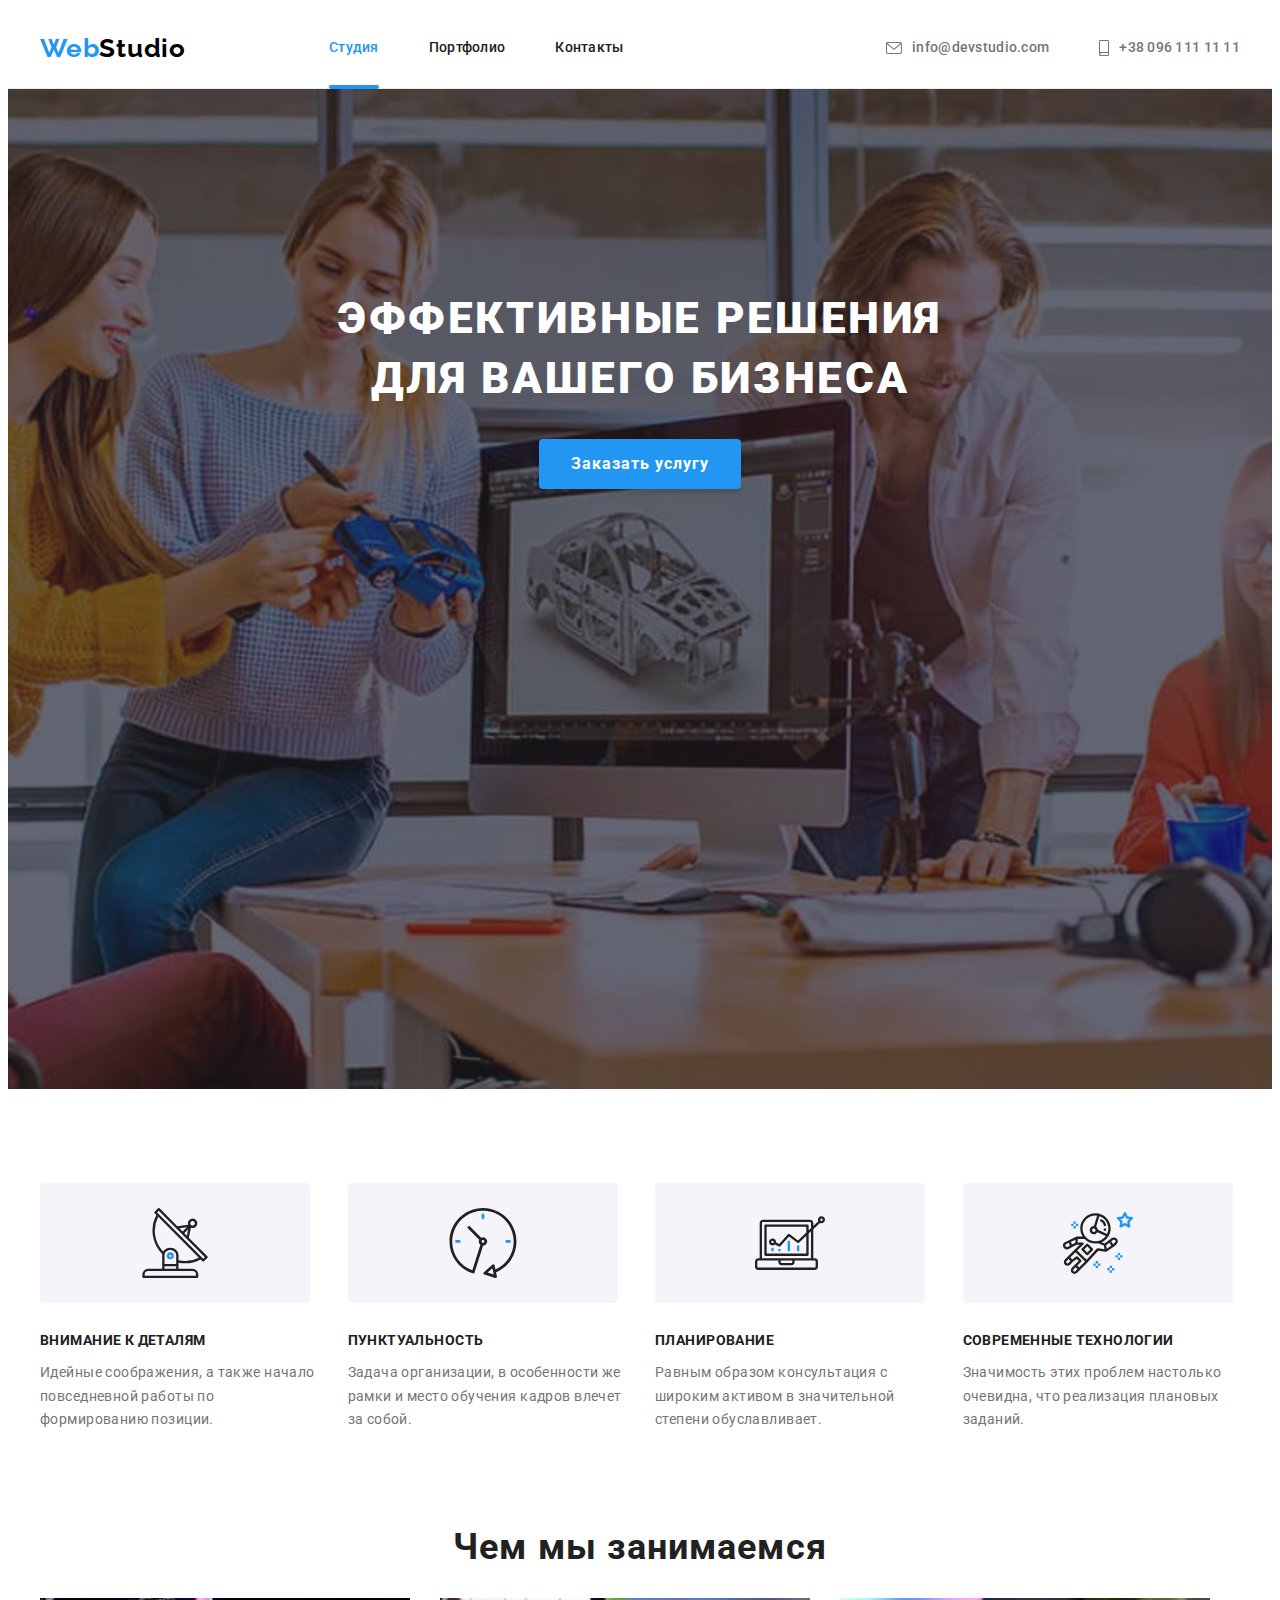
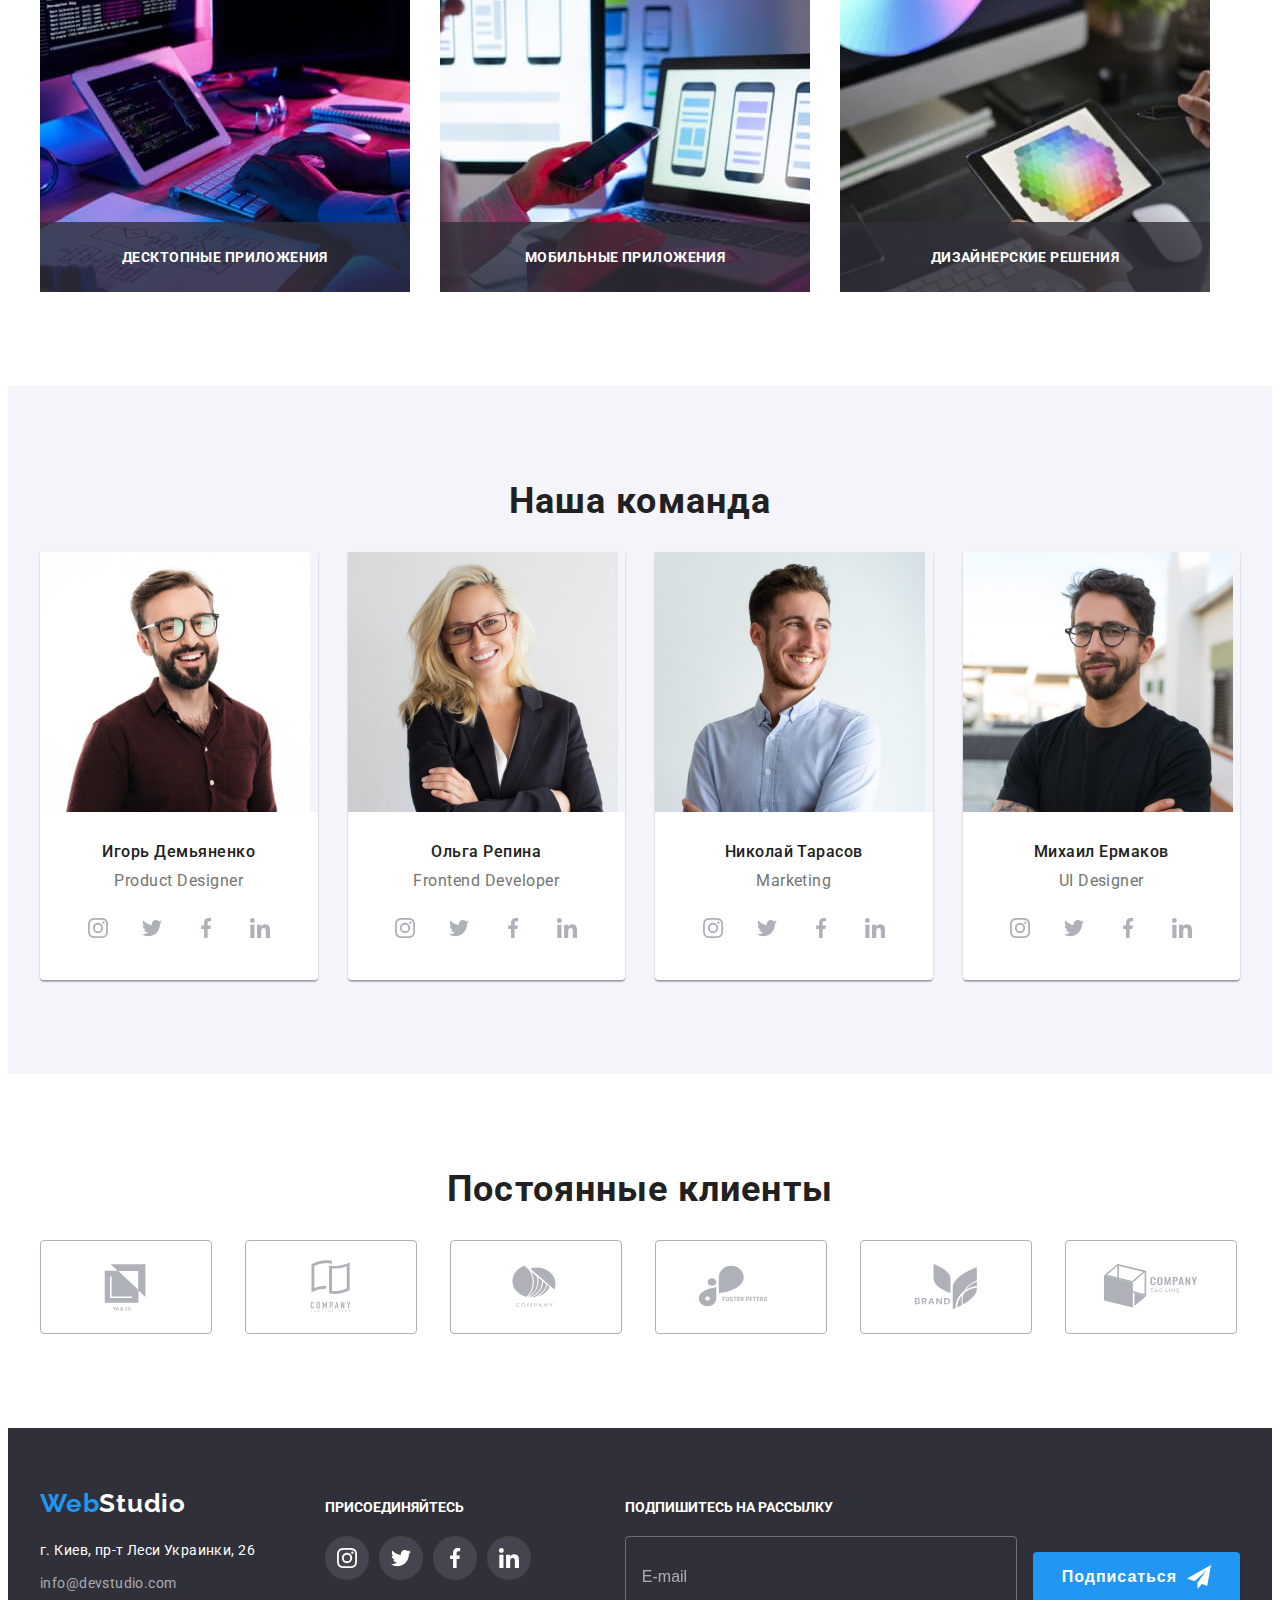
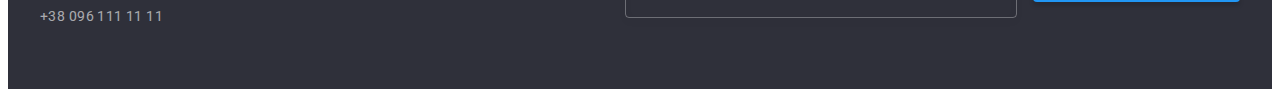
<file: index.html>
<!DOCTYPE html>
<html lang="ru">
    <head>
     <meta charset="UTF-8">
     <meta http-equiv="X-UA-Compatible" content="IE=edge">
     <meta name="viewport" content="width=device-width, initial-scale=1.0">
    <link rel="preconnect" href="https://fonts.googleapis.com">
    <link rel="preconnect" href="https://fonts.gstatic.com" crossorigin>
    <link href="https://fonts.googleapis.com/css2?family=Raleway:wght@700&family=Roboto:wght@400;500;700;900&display=swap"
        rel="stylesheet">
    <link rel="stylesheet" href="https://cdnjs.cloudflare.com/ajax/libs/modern-normalize/1.1.0/modern-normalize.min.css"
        integrity="sha512-wpPYUAdjBVSE4KJnH1VR1HeZfpl1ub8YT/NKx4PuQ5NmX2tKuGu6U/JRp5y+Y8XG2tV+wKQpNHVUX03MfMFn9Q=="
        crossorigin="anonymous" referrerpolicy="no-referrer" />
        <link rel="stylesheet" href="./css/main.min.css"/>     
        <title>WebStudio</title>
    </head>
    <body>
     <!--Header-->
      <header class="header">
        <div class="container header__container">
          <a class="header__logo link" href="" >
            <span class="header__logo-web">Web</span><span class="header__logo-studio">Studio</span>
          </a>
         <nav class="nav">
             <ul class="nav__list list">
                 <li class="nav__item">
                     <a class="nav__link nav__link--current link" href="./index.html">Студия</a>
                 </li>
                 <li class="nav__item">
                     <a class="nav__link link" href="./portfolio.html">Портфолио</a>
                 </li>
                 <li class="nav__item">
                     <a class="nav__link link" href="">Контакты</a>
                 </li>
             </ul>
         </nav>
         <ul class="header__contact list">
            <li class="header__contact-item"> 
                <a class="header__contact-link  link" href="mailto:info@devstudio.com">
                    <svg class="header__contact-icon" width="16" height="12" >
                        <use href="./images/icons.svg#envelope"></use>
                    </svg>
                    info@devstudio.com</a>
            </li> 
            <li class="header-contact-item">
                <a class="header__contact-link link  " href="tel:+380961111111">
                    <svg class="header__contact-icon" width="10" height="16">
                        <use href="./images/icons.svg#smartphone"></use>
                    </svg>
                     +38 096 111 11 11</a></li>
         </ul>  
        </div>    
      </header>
      <!--Main-->
      <!--"Заказать услугу"-->
      <main>
        <section class="hero overlay">
          <div class="container ">
            <h1 class="hero__title"> Эффективные решения для вашего бизнеса </h1>
            <button class="hero__btn" type="button" data-modal-open>Заказать услугу</button>
          </div>
            
        </section>
        <!--Преимущества-->
        <section class="benefits">
            <div class="container">
            <ul class="benefits__list card-set list">
                <li class="card-set__item">
                    <div class="benefits__wrapper">
                        <svg class="benefits__icon" width="70" height="70">
                            <use href="./images/icons.svg#antenna"></use>
                        </svg>
                    </div>
                    <h2 class="benefits__title">Внимание к деталям</h2>
                    <p class="benefits__desc">Идейные соображения, а также начало повседневной работы по формированию позиции.</p>
                </li> 
                <li class="card-set__item">
                    <div class="benefits__wrapper">
                        <svg class="benefits__icon"width="70" height="70">
                            <use href="./images/icons.svg#clock"></use>
                        </svg>
                    </div>
                    <h2 class="benefits__title">Пунктуальность</h2>
                    <p class="benefits__desc">Задача организации, в особенности же рамки и место обучения кадров влечет за собой.</p>
                </li>
                <li class="card-set__item">
                    <div class="benefits__wrapper">
                        <svg class="benefits__icon" width="70" height="70">
                            <use href="./images/icons.svg#diagram"></use>
                        </svg>
                    </div>
                    <h2 class="benefits__title">Планирование</h2>
                    <p class="benefits__desc">Равным образом консультация с широким активом в значительной степени обуславливает.</p>
                </li>
                <li class="card-set__item">
                    <div class="benefits__wrapper">
                        <svg class="benefits__icon" width="70" height="70">
                            <use href="./images/icons.svg#astronaut"></use>
                        </svg>
                    </div>
                    <h2 class="benefits__title">Современные технологии</h2>
                    <p class="benefits__desc">Значимость этих проблем настолько очевидна, что реализация плановых заданий.</p>
                </li>
            </ul>
            </div>
        </section>     
        <!--Чем мы занимаемся-->   
        <section class="features">
            <div class="container">
            <h2 class="features__title">Чем мы занимаемся</h2>
            <ul class="feautures__list card-set list">
                <li class="card-set__item"> 
                    <div class="label">
                        <img class="label__img" src="./images/cards/box1.jpg" alt="разработка ПО" width="370" height="294" />
                        <div class="label__title">
                            <p class="label__text">Десктопные приложения</p>
                        </div>             
                    </div>
                    </li>
                <li class="card-set__item"> 
                    <div class="label">
                        <img class="label__img" src="./images/cards/box2.jpg" alt="тестирование ПО" width="370" height="294" />
                        <div class="label__title">
                            <p class="label__text">Мобильные приложения</p>
                        </div>
                    </div>
                    </li>
                <li class="card-set__item">
                    <div class="label">
                        <img class="label__img" src="./images/cards/box3.jpg" alt="дизайн" width="370" height="294" />
                        <div class="label__title">
                            <p class="label__text">Дизайнерские решения</p>
                        </div>
                    </div>
                    </li>
            </ul>
            </div>
        </section>
        <!--Наша команда-->
        <section class="team">
            <div class="container">
            <h2 class="team__title">Наша команда</h2>
            <ul class="team__list card-set list">
                <li class="team__item card-set__item"> 
                    <img class="team__img" src="./images/team/img1.jpg" alt="участник команды 1" width="270" height="260" >
                    <div class="team__wrapper">
                        <h3 class="team__name">Игорь Демьяненко</h3>
                        <p class="team__position" lang="en">Product Designer</p>
                        <ul class="team__icon-list list">
                            <li class="team__icon-item ">
                                <a class="team__icon-link" href="">
                                    <svg class="team__icon"> 
                                        <use href="./images/icons.svg#instagram"></use>
                                    </svg>
                                </a>
                            </li>
                            <li class="team__icon-item ">
                                <a class="team__icon-link" href="">
                                    <svg class="team__icon">
                                        <use href="./images/icons.svg#twitter"></use>
                                    </svg>
                                </a>
                            </li>
                            <li class="team__icon-item ">
                                <a class="team__icon-link" href="">
                                    <svg class="team__icon">
                                        <use href="./images/icons.svg#facebook"></use>
                                    </svg>
                                </a>
                            </li>
                            <li class="team__icon-item ">
                                <a class="team__icon-link" href="">
                                    <svg class="team__icon">
                                        <use href="./images/icons.svg#linkedin"></use>
                                    </svg>
                                </a>
                            </li>
                        </ul>
                    </div>                    
                </li>
                <li class="team__item card-set__item">
                     <img class="team__img" src="./images/team/img2.jpg" alt="участник команды 2" width="270" height="260" >
                     <div class="team__wrapper">
                        <h3 class="team__name">Ольга Репина</h3>
                        <p class="team__position" lang="en">Frontend Developer</p>
                        <ul class="team__icon-list list">
                            <li class="team__icon-item ">
                                <a class="team__icon-link" href="">
                                    <svg class="team__icon">
                                        <use href="./images/icons.svg#instagram"></use>
                                    </svg>
                                </a>
                            </li>
                            <li class="team__icon-item ">
                                <a class="team__icon-link" href="">
                                    <svg class="team__icon">
                                        <use href="./images/icons.svg#twitter"></use>
                                    </svg>
                                </a>
                            </li>
                            <li class="team__icon-item ">
                                <a class="team__icon-link" href="">
                                    <svg class="team__icon">
                                        <use href="./images/icons.svg#facebook"></use>
                                    </svg>
                                </a>
                            </li>
                            <li class="team__icon-item ">
                                <a class="team__icon-link" href="">
                                    <svg class="team__icon">
                                        <use href="./images/icons.svg#linkedin"></use>
                                    </svg>
                                </a>
                            </li>
                        </ul>
                     </div>                     
                </li>
                <li class="team__item card-set__item"> 
                    <img class="team__img" src="./images/team/img3.jpg" alt="участник команды 3" width="270" height="260" >
                    <div class="team__wrapper">
                        <h3 class="team__name">Николай Тарасов</h3>
                        <p class="team__position" lang="en">Marketing</p>
                        <ul class="team__icon-list list">
                            <li class="team__icon-item ">
                                <a class="team__icon-link" href="">
                                    <svg class="team__icon">
                                        <use href="./images/icons.svg#instagram"></use>
                                    </svg>
                                </a>
                            </li>
                            <li class="team__icon-item ">
                                <a class="team__icon-link" href="">
                                    <svg class="team__icon">
                                        <use href="./images/icons.svg#twitter"></use>
                                    </svg>
                                </a>
                            </li>
                            <li class="team__icon-item ">
                                <a class="team__icon-link" href="">
                                    <svg class="team__icon">
                                        <use href="./images/icons.svg#facebook"></use>
                                    </svg>
                                </a>
                            </li>
                            <li class="team__icon-item ">
                                <a class="team__icon-link" href="">
                                    <svg class="team__icon">
                                        <use href="./images/icons.svg#linkedin"></use>
                                    </svg>
                                </a>
                            </li>
                        </ul>
                    </div>
                 </li>
                <li class="team__item card-set__item">
                     <img class="team__img" src="./images/team/img4.jpg" alt="участник команды 4" width="270" height="260"> 
                     <div class="team__wrapper">
                        <h3 class="team__name">Михаил Ермаков</h3>
                        <p class="team__position" lang="en">UI Designer</p>
                        <ul class="team__icon-list list">
                            <li class="team__icon-item ">
                                <a class="team__icon-link" href="">
                                    <svg class="team__icon">
                                        <use href="./images/icons.svg#instagram"></use>
                                    </svg>
                                </a>
                            </li>
                            <li class="team__icon-item ">
                                <a class="team__icon-link" href="">
                                    <svg class="team__icon">
                                        <use href="./images/icons.svg#twitter"></use>
                                    </svg>
                                </a>
                            </li>
                            <li class="team__icon-item ">
                                <a class="team__icon-link" href="">
                                    <svg class="team__icon">
                                        <use href="./images/icons.svg#facebook"></use>
                                    </svg>
                                </a>
                            </li>
                            <li class="team__icon-item ">
                                <a class="team__icon-link" href="">
                                    <svg class="team__icon">
                                        <use href="./images/icons.svg#linkedin"></use>
                                    </svg>
                                </a>
                            </li>
                        </ul>
                     </div>
                     
                </li>
            </ul>     
            </div>
        </section>
        <!--Постоянные клиенты-->
        <section class="client">
            <div class="container">
                <h2 class="client__title">Постоянные клиенты</h2>
                <ul class="client__list card-set list">
                    <li class="card-set__item">
                        <a class="client__link" href="">
                            <svg class="client__logo">
                                <use href="./images/icons.svg#logo-1"></use>
                            </svg>
                        </a>
                    </li>
                    <li class="card-set__item">
                        <a class="client__link" href="">
                            <svg class="client__logo">
                                <use href="./images/icons.svg#logo-2"></use>
                            </svg>
                        </a>
                    </li>
                    <li class="card-set__item">
                        <a class="client__link" href="">
                            <svg class="client__logo">
                                <use href="./images/icons.svg#logo-3"></use>
                            </svg>
                        </a>
                    </li>
                    <li class="card-set__item">
                        <a class="client__link" href="">
                            <svg class="client__logo">
                                <use href="./images/icons.svg#logo-4"></use>
                            </svg>
                        </a>
                    </li>
                    <li class="card-set__item">
                        <a class="client__link" href="">
                            <svg class="client__logo">
                                <use href="./images/icons.svg#logo-5"></use>
                            </svg>
                        </a>
                    </li>
                    <li class="card-set__item">
                        <a class="client__link" href="">
                            <svg class="client__logo">
                                <use href="./images/icons.svg#logo-6"></use>
                            </svg>
                        </a>
                    </li>
                </ul>
            
               
            </div>
        </section>
      </main>
      <!--Footer-->
      <footer class="footer">
        <div class="container container__footer">
        <div class="container__address">
        <a class="footer__logo link" href="">
            <span class="footer__logo-web">Web</span><span class="footer__logo-studio">Studio</span>
        </a>
          <address class="address">
            <ul class="contacts">
                <li class="address__item">г. Киев, пр-т Леси Украинки, 26</li>
                <li class="address__item"><a class="address__link link" href="mailto:info@devstudio.com">info@devstudio.com</a></li>
                <li class="address__item"><a class="address__link link" href="tel:+380961111111">+38 096 111 11 11</a></li>
            </ul>
          </address>
        </div>
        <div class="join">
            <h2 class="join__title">Присоединяйтесь</h2>
            <ul class="join__social list">
                <li class="join__social-item"> 
                    <a class="join__social-link" href="">
                    <svg class="join__social-icon">
                        <use href="./images/icons.svg#instagram"></use>
                    </svg>
                </a></li>
                <li class="join__social-item">
                    <a class="join__social-link" href="">
                        <svg class="join__social-icon">
                            <use href="./images/icons.svg#twitter"></use>
                        </svg>
                    </a>
                </li>
                <li class="join__social-item">
                    <a class="join__social-link" href="">
                        <svg class="join__social-icon">
                            <use href="./images/icons.svg#facebook"></use>
                        </svg>
                    </a>
                </li>
                <li class="join__social-item">
                    <a class="join__social-link" href="">
                        <svg class="join__social-icon">
                            <use href="./images/icons.svg#linkedin"></use>
                        </svg>
                    </a>
                </li>
            </ul>
        </div>
        <div class="subscribe">
            <h2 class="join__title">Подпишитесь на рассылку</h2>
            <form>
                <label class="subscribe__label" for="email">
                    <input class="subscribe__input" type="email" name="email" id="email" placeholder="E-mail">
                </label>
                <button class="subscribe__btn" type="submit">
                    Подписаться
                    <svg class="subscribe__icon" width="24" height="24">  
                        <use href="./images/icons.svg#icon-send"></use>
                    </svg>
                </button>
            </form>
        </div>
        </div>
      </footer>
      <!--Modal window-->
      <div class="backdrop is-hidden" data-modal>
        <div class="modal">
            <button class="modal__btn" type="button" data-modal-close>
                <svg class="modal__icon" width="18" height="18">
                    <use href="./images/icons.svg#icon-close"></use>
                </svg>
            </button>
        <!--Form-->
            <form class="form">
              <strong class="form__title">Оставьте свои данные, мы вам перезвоним</strong>
                <div class="form__group">
                    <label class="form__label" for="name">Имя</label>
                      <input class="form__input" type="text" name="name" id="name" autofocus />
                        <svg class="form__icon" width="18" height="18">
                            <use href="./images/icons.svg#person-black"></use>
                        </svg>                                     
                </div>
                <div class="form__group">
                    <label class="form__label" for="tel">Телефон</label>
                    <input class="form__input" type="text" name="tel" id="tel"/>
                    <svg class="form__icon" width="18" height="18">
                        <use href="./images/icons.svg#phone-black"></use>
                    </svg>
                </div>
                <div class="form__group">
                    <label class="form__label" for="mail">Почта</label>
                    <input class="form__input" type="text" name="mail" id="mail"/>
                    <svg class="form__icon" width="18" height="18">
                        <use href="./images/icons.svg#email-black"></use>
                    </svg>
                </div>
                <div class="form__group">
                    <label class="form__label" for="comment">Комментарий</label>
                    <textarea class="form__comment" name="comment" id="comment" rows="5" placeholder="Введите текст"></textarea>
                </div>
        
                <label class="form__group-check">
                    <input class="form__input-check" type="checkbox" name="policy" value="css">
                    <span class="form__icon-check"></span> <span class="form__label-check">Соглашаюсь с рассылкой и принимаю
                    <a class="form__link-check" href="">Условия договора</a></span>
                </label>
                

                <button class="form__button" type="submit">Отправить</button>

            </form>
        </div>
      </div>
      <script src="./js/modal.js"></script>
    
    </body>
</html>
</file>
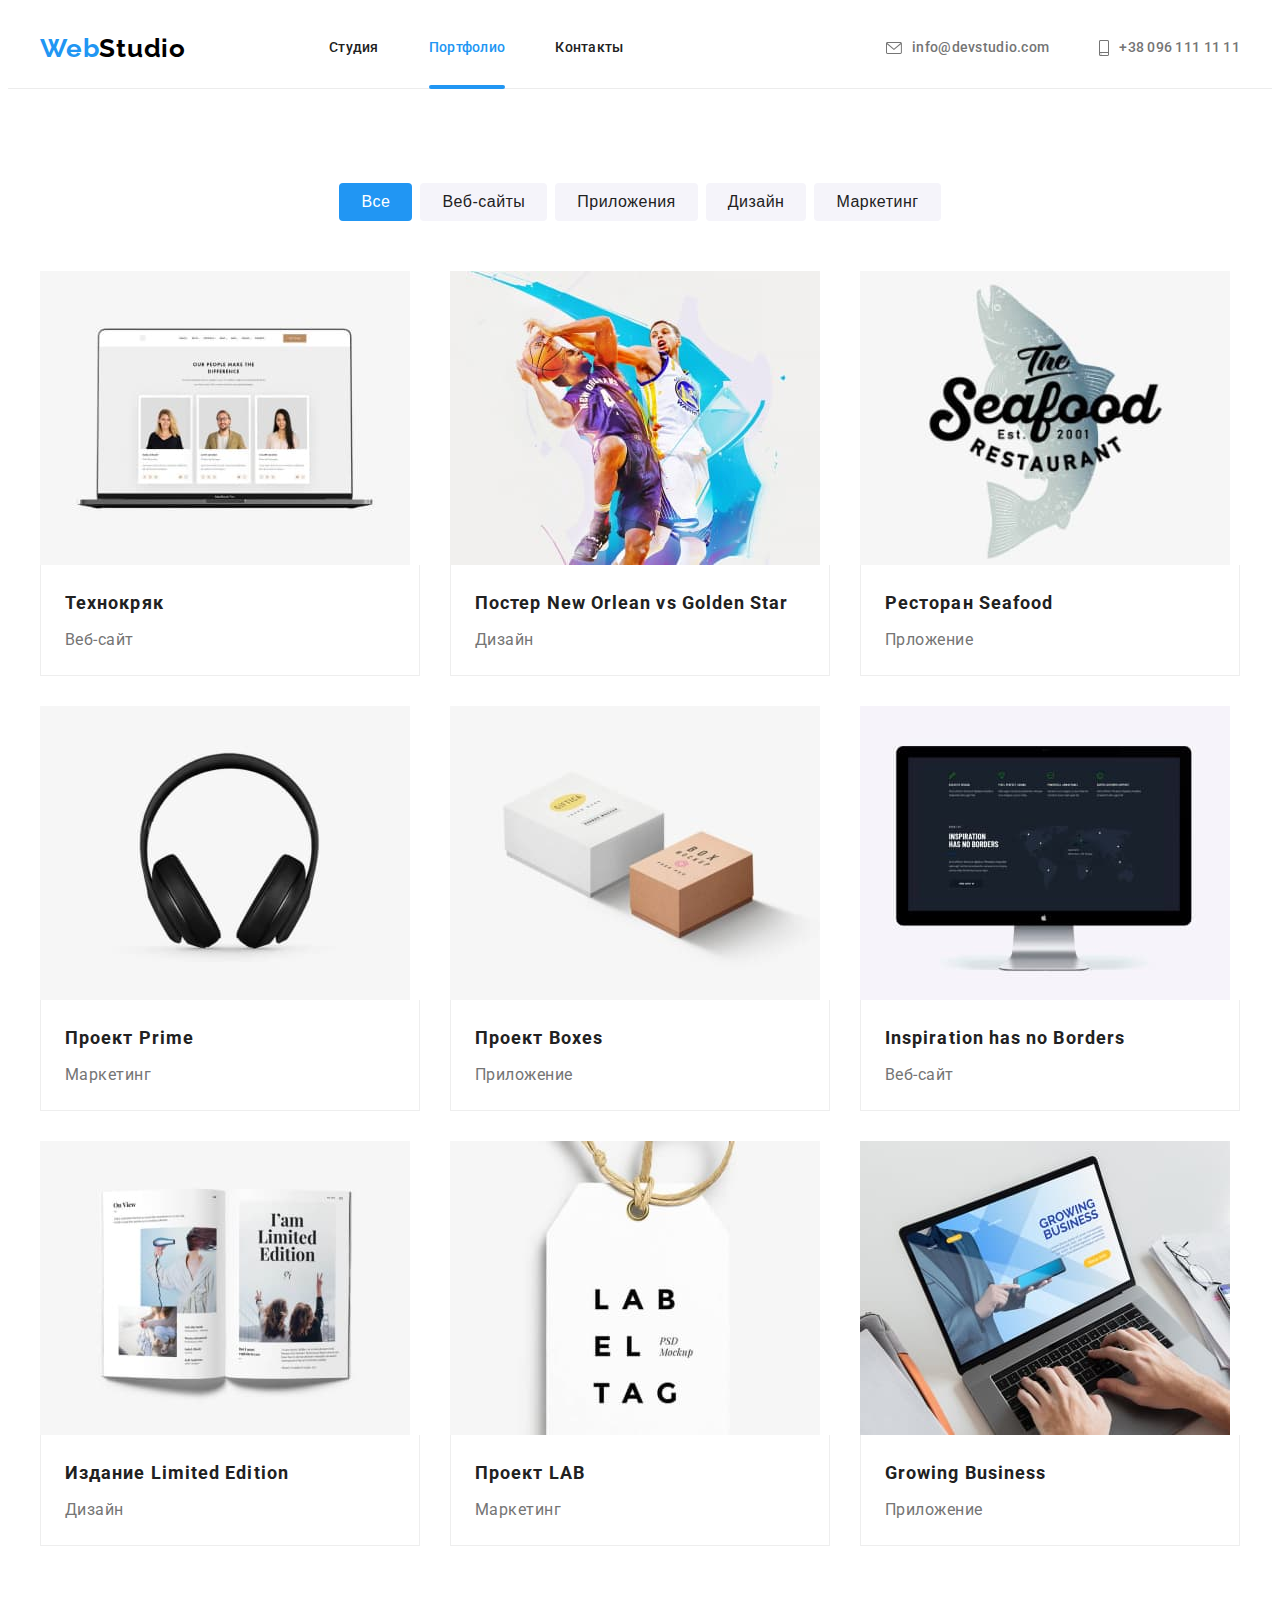
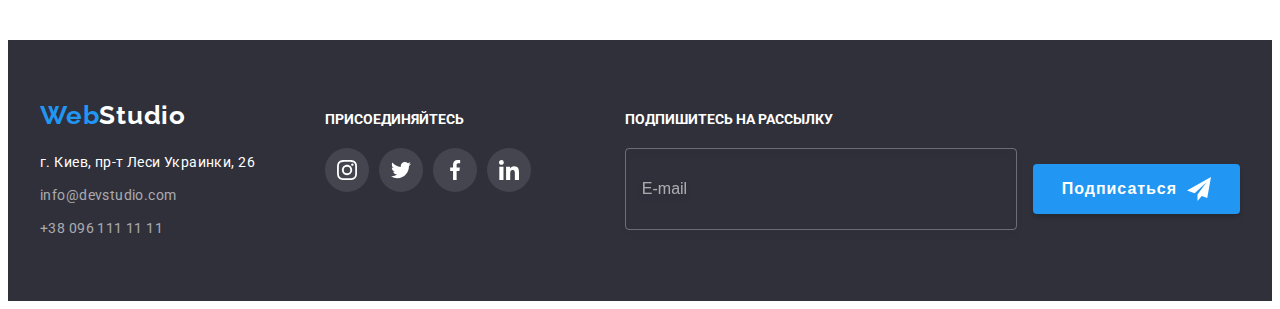
<file: portfolio.html>
<!DOCTYPE html>
<html lang="ru">
<head>
    <meta charset="UTF-8">
    <meta http-equiv="X-UA-Compatible" content="IE=edge">
    <meta name="viewport" content="width=device-width, initial-scale=1.0">
    <link rel="preconnect" href="https://fonts.googleapis.com">
    <link rel="preconnect" href="https://fonts.gstatic.com" crossorigin>
    <link href="https://fonts.googleapis.com/css2?family=Raleway:wght@700&family=Roboto:wght@400;500;700;900&display=swap" rel="stylesheet">
    <link
    rel="stylesheet"
    href="https://cdnjs.cloudflare.com/ajax/libs/modern-normalize/1.1.0/modern-normalize.min.css"
    integrity="sha512-wpPYUAdjBVSE4KJnH1VR1HeZfpl1ub8YT/NKx4PuQ5NmX2tKuGu6U/JRp5y+Y8XG2tV+wKQpNHVUX03MfMFn9Q=="
    crossorigin="anonymous" referrerpolicy="no-referrer"/>
    <link rel="stylesheet" href="./css/main.min.css"/>
    <title>Portfolio</title>

</head>
<body>
<!--Header-Portfolio-->
    <header class="header">
        <div class="container header__container">
            <a class="header__logo link" href="">
                <span class="header__logo-web">Web</span><span class="header__logo-studio">Studio</span>
            </a>
            <nav class="nav">
                <ul class="nav__list list">
                    <li class="nav__item">
                        <a class="nav__link link" href="./index.html">Студия</a>
                    </li>
                    <li class="nav__item">
                        <a class="nav__link nav__link--current link " href="./portfolio.html">Портфолио</a>
                    </li>
                    <li class="nav__item">
                        <a class="nav__link link" href="">Контакты</a>
                    </li>
                </ul>
            </nav>
            <ul class="header__contact list">
                <li class="header__contact-item">
                    <a class="header__contact-link  link" href="mailto:info@devstudio.com">
                        <svg class="header__contact-icon" width="16" height="12">
                            <use href="./images/icons.svg#envelope"></use>
                        </svg>
                        info@devstudio.com</a>
                </li>
                <li class="header-contact-item">
                    <a class="header__contact-link link  " href="tel:+380961111111">
                        <svg class="header__contact-icon" width="10" height="16">
                            <use href="./images/icons.svg#smartphone"></use>
                        </svg>
                        +38 096 111 11 11</a>
                </li>
            </ul>
        </div>
    </header>
<!--Main-Portfolio-->
        <main class="portfolio">
            <section class="portfolio__project section">
            <div class="container">
                <ul class="filter__list list">
                    <li class="filter__item">
                        <button class="filter__btn filter__btn--current" type="button">Все</button></li>
                    <li class="filter__item">
                        <button class="filter__btn" type="button">Веб-сайты</button></li>
                    <li class="filter__item">
                        <button class="filter__btn" type="button">Приложения</button></li>
                    <li class="filter__item">
                        <button class="filter__btn" type="button">Дизайн</button></li>
                    <li class="filter__item">
                        <button class="filter__btn" type="button">Маркетинг</button></li>
                </ul>              
                       
                <ul class="projects__list card-set list">
                    <li class="project__item card-set__item">
                        <a class="project__link link" href="">
                            <div class="project__group">
                                <img class="portfolio__img" src="./images/portfolio/project1.jpg" alt="Технокряк" width="370" height="294">
                                <p class="project__owerlay">
                                    Ресурс предлагает комплексные предложения с разным уровнем функционала и сервисов. Все это позволит посетителю
                                    получить
                                    исчерпывающие сведения о компании или частном лице.
                                </p>
                            </div>                        
                        <div class="portfolio__wrapper">
                            <h3 class="project__title">Технокряк</h3>
                            <p class="project__text">Веб-сайт</p>
                        </div>  
                        </a>
                    </li>

                    <li class="project__item card-set__item">
                        <a class="project__link link" href="">
                            <div class="project__group">
                                <img class="portfolio__img" src="./images/portfolio/project2.jpg" alt="Постер New Orlean vs Golden Star" width="370" height="294">
                                <p class="project__owerlay">
                                    Ресурс предлагает комплексные предложения с разным уровнем функционала и сервисов. Все это позволит посетителю
                                    получить
                                    исчерпывающие сведения о компании или частном лице.
                                </p>
                            </div>                        
                        <div class="portfolio__wrapper">
                            <h3 class="project__title">Постер New Orlean vs Golden Star</h3>
                            <p class="project__text">Дизайн</p>
                        </div>        
                        </a>                
                    </li>

                    <li class="project__item card-set__item">
                        <a class="project__link link" href="">
                            <div class="project__group">
                                <img class="portfolio__img" src="./images/portfolio/project3.jpg" alt="Ресторан Seafood" width="370" height="294">
                                <p class="project__owerlay">
                                    Ресурс предлагает комплексные предложения с разным уровнем функционала и сервисов. Все это позволит посетителю
                                    получить
                                    исчерпывающие сведения о компании или частном лице.
                                </p>
                            </div>
                        <div class="portfolio__wrapper">
                            <h3 class="project__title">Ресторан Seafood</h3>
                            <p class="project__text">Прложение</p>
                        </div>     
                        </a>                   
                    </li>
                    <li class="project__item card-set__item">
                        <a class="project__link link" href="">
                           <div class="project__group">
                            <img class="portfolio__img" src="./images/portfolio/project4.jpg" alt="Проект Prime" width="370" height="294">
                            <p class="project__owerlay">
                                Ресурс предлагает комплексные предложения с разным уровнем функционала и сервисов. Все это позволит посетителю
                                получить
                                исчерпывающие сведения о компании или частном лице.
                            </p>
                           </div>
                        <div class="portfolio__wrapper">
                            <h3 class="project__title">Проект Prime</h3>
                            <p class="project__text">Маркетинг</p>
                        </div>                
                        </a>        
                    </li>
                    <li class="project__item card-set__item">
                        <a class="project__link link" href="">
                            <div class="project__group">
                                <img class="portfolio__img" src="./images/portfolio/project5.jpg" alt="Проект Boxes" width="370" height="294">
                                <p class="project__owerlay">
                                    Ресурс предлагает комплексные предложения с разным уровнем функционала и сервисов. Все это позволит посетителю
                                    получить
                                    исчерпывающие сведения о компании или частном лице.
                                </p>
                            </div>
                        <div class="portfolio__wrapper">
                            <h3 class="project__title">Проект Boxes</h3>
                            <p class="project__text">Приложение</p>
                        </div>       
                        </a>                 
                    </li>
                    <li class="project__item card-set__item">
                        <a class="project__link link" href="">
                            <div class="project__group">
                                <img class="portfolio__img" src="./images/portfolio/project6.jpg" alt="Inspiration has no Borders" width="370" height="294">
                                <p class="project__owerlay">
                                    Ресурс предлагает комплексные предложения с разным уровнем функционала и сервисов. Все это позволит посетителю
                                    получить
                                    исчерпывающие сведения о компании или частном лице.
                                </p>
                            </div>                        
                        <div class="portfolio__wrapper">
                            <h3 class="project__title">Inspiration has no Borders</h3>
                            <p class="project__text">Веб-сайт</p>
                        </div>                  
                        </a>
                    </li>
                    <li class="project__item card-set__item">
                        <a class="project__link link" href="">
                            <div class="project__group">
                                <img class="portfolio__img" src="./images/portfolio/project7.jpg" alt="Издание Limited Edition" width="370" height="294">
                                <p class="project__owerlay">
                                    Ресурс предлагает комплексные предложения с разным уровнем функционала и сервисов. Все это позволит посетителю
                                    получить
                                    исчерпывающие сведения о компании или частном лице.
                                </p>
                            </div>
                        <div class="portfolio__wrapper">
                            <h3 class="project__title">Издание Limited Edition</h3>
                            <p class="project__text">Дизайн</p>
                        </div>  
                        </a>
                    </li>
                    <li class="project__item card-set__item">
                        <a class="project__link link" href="">
                            <div class="project__group">
                                <img class="portfolio__img" src="./images/portfolio/project8.jpg" alt="Проект LAB" width="370" height="294">
                                <p class="project__owerlay">
                                    Ресурс предлагает комплексные предложения с разным уровнем функционала и сервисов. Все это позволит посетителю
                                    получить
                                    исчерпывающие сведения о компании или частном лице.
                                </p>
                            </div>
                        <div class="portfolio__wrapper">
                            <h3 class="project__title">Проект LAB</h3>
                            <p class="project__text">Маркетинг</p>
                        </div>                    
                        </a>    
                    </li>
                    <li class="project__item card-set__item">
                        <a class="project__link link" href="">
                            <div class="project__group">
                            <img class="portfolio__img" src="./images/portfolio/project9.jpg" alt="Growing Business" width="370" height="294">
                                <p class="project__owerlay">
                                    Ресурс предлагает комплексные предложения с разным уровнем функционала и сервисов. Все это позволит посетителю
                                    получить
                                    исчерпывающие сведения о компании или частном лице.
                                </p>
                            </div>                        
                        <div class="portfolio__wrapper">
                            <h3 class="project__title">Growing Business</h3>
                            <p class="project__text">Приложение</p>
                        </div>            
                        </a>            
                    </li>
                  </ul>
            </div>
            </section>
        </main>
<!--Footer-->
<footer class="footer">
    <div class="container container__footer">
        <div class="container__address">
            <a class="footer__logo link" href="">
                <span class="footer__logo-web">Web</span><span class="footer__logo-studio">Studio</span>
            </a>
            <address class="address">
                <ul class="contacts">
                    <li class="address__item">г. Киев, пр-т Леси Украинки, 26</li>
                    <li class="address__item"><a class="address__link link"
                            href="mailto:info@devstudio.com">info@devstudio.com</a></li>
                    <li class="address__item"><a class="address__link link" href="tel:+380961111111">+38 096 111 11
                            11</a></li>
                </ul>
            </address>
        </div>
        <div class="join">
            <h2 class="join__title">Присоединяйтесь</h2>
            <ul class="join__social list">
                <li class="join__social-item">
                    <a class="join__social-link" href="">
                        <svg class="join__social-icon">
                            <use href="./images/icons.svg#instagram"></use>
                        </svg>
                    </a>
                </li>
                <li class="join__social-item">
                    <a class="join__social-link" href="">
                        <svg class="join__social-icon">
                            <use href="./images/icons.svg#twitter"></use>
                        </svg>
                    </a>
                </li>
                <li class="join__social-item">
                    <a class="join__social-link" href="">
                        <svg class="join__social-icon">
                            <use href="./images/icons.svg#facebook"></use>
                        </svg>
                    </a>
                </li>
                <li class="join__social-item">
                    <a class="join__social-link" href="">
                        <svg class="join__social-icon">
                            <use href="./images/icons.svg#linkedin"></use>
                        </svg>
                    </a>
                </li>
            </ul>
        </div>
        <div class="subscribe">
            <h2 class="join__title">Подпишитесь на рассылку</h2>
            <form>
                <label class="subscribe__label" for="email">
                    <input class="subscribe__input" type="email" name="email" id="email" placeholder="E-mail">
                </label>
                <button class="subscribe__btn" type="submit">
                    Подписаться
                    <svg class="subscribe__icon" width="24" height="24">
                        <use href="./images/icons.svg#icon-send"></use>
                    </svg>
                </button>
            </form>
        </div>
    </div>
</footer>
    
</body>
</html>
</file>
<file: css/main.min.css>
:root{--text-color: #212121;--secondry-text-color: #757575;--link-text-color: #2196F3;--item: 3;--indent: 30px}.team,.features,.benefits{padding-top:94px;padding-bottom:94px}h1,h2,h3,h4,p,ul{margin-top:0}p:last-child{margin:0}img{display:block}.list{list-style:none;margin:0;padding:0}.link{text-decoration:none;color:currentColor}body{font-family:"Roboto",sans-serif;color:var(--text-color)}.section{padding-top:94px;padding-bottom:94px}.card-set{display:-webkit-box;display:-ms-flexbox;display:flex;-ms-flex-wrap:wrap;flex-wrap:wrap;margin:calc(-1*var(--indent)/2)}.card-set__item{-ms-flex-preferred-size:calc((100% - var(--indent)*var(--item))/var(--item));flex-basis:calc((100% - var(--indent)*var(--item))/var(--item));margin:calc(var(--indent)/2)}.container{width:1200px;padding-left:15px;padding-right:15px;margin-left:auto;margin-right:auto}.header__logo{font-family:"Raleway";font-weight:700;font-size:26px;line-height:1.19;letter-spacing:.03em;margin-right:93px}.header__logo-web{color:var(--link-text-color)}.header__logo-studio{color:#000}.footer__logo{font-family:"Raleway";font-weight:700;font-size:26px;line-height:1.19;letter-spacing:.03em}.footer__logo-web{color:var(--link-text-color)}.footer__logo-studio{color:#fff}.nav__list{display:-webkit-box;display:-ms-flexbox;display:flex}.nav__item{margin-left:50px}.nav__item:last-child{margin-right:0}.nav__link{position:relative;display:block;font-weight:500;font-size:14px;line-height:1.14;letter-spacing:.02em;color:var(--text-color);padding-top:32px;padding-bottom:32px;-webkit-transition:color 250ms cubic-bezier(0.4, 0, 0.2, 1);transition:color 250ms cubic-bezier(0.4, 0, 0.2, 1)}.nav__link--current{color:var(--link-text-color)}.nav__link--current::after{content:"";position:absolute;bottom:-1px;left:0;display:block;width:100%;height:4px;background-color:#2196f3;border-radius:2px}.hero__btn{display:block;margin-left:auto;margin-right:auto;padding:10px 32px;font-family:inherit;font-weight:700;font-size:16px;line-height:1.88;letter-spacing:.06em;color:#fff;background-color:#2196f3;-webkit-box-shadow:0px 4px 4px rgba(0,0,0,.15);box-shadow:0px 4px 4px rgba(0,0,0,.15);border-radius:4px;border:none;cursor:pointer;-webkit-transition:background-color 250ms cubic-bezier(0.4, 0, 0.2, 1);transition:background-color 250ms cubic-bezier(0.4, 0, 0.2, 1)}.hero__btn:hover{color:#fff;background-color:#188ce8}.hero__btn:focus{color:#fff;background-color:#188ce8}.subscribe__btn{display:-webkit-inline-box;display:-ms-inline-flexbox;display:inline-flex;padding:10px 29px;cursor:pointer;font-weight:700;font-size:16px;line-height:1.88;letter-spacing:.06em;color:#fff;background-color:#2196f3;-webkit-box-shadow:0px 4px 4px rgba(0,0,0,.15);box-shadow:0px 4px 4px rgba(0,0,0,.15);border:none;border-radius:4px}.subscribe__icon{margin-left:10px;-ms-flex-item-align:center;align-self:center}.modal__btn{position:absolute;top:8px;right:8px;display:-webkit-box;display:-ms-flexbox;display:flex;-webkit-box-align:center;-ms-flex-align:center;align-items:center;-webkit-box-pack:center;-ms-flex-pack:center;justify-content:center;width:30px;height:30px;background-color:rgba(0,0,0,0);border-radius:50%;border:1px solid rgba(0,0,0,.1);cursor:pointer}.modal__btn:hover .modal__icon,.modal__btn:focus .modal__icon{fill:var(--link-text-color)}.form__button{display:-webkit-box;display:-ms-flexbox;display:flex;margin:0 auto;padding:10px 52px;cursor:pointer;font-weight:700;font-size:16px;line-height:1.88;letter-spacing:.06em;color:#fff;background-color:var(--link-text-color);border:none;border-radius:4px;-webkit-transition:background-color 250ms cubic-bezier(0.4, 0, 0.2, 1);transition:background-color 250ms cubic-bezier(0.4, 0, 0.2, 1);-webkit-box-shadow:0px 4px 4px rgba(0,0,0,.15);box-shadow:0px 4px 4px rgba(0,0,0,.15)}.form__button:hover,.form__button:focus{color:#fff;background-color:#188ce8;-webkit-box-shadow:0px 4px 4px rgba(0,0,0,.15);box-shadow:0px 4px 4px rgba(0,0,0,.15)}.team__icon-list{display:-webkit-box;display:-ms-flexbox;display:flex;-webkit-box-align:center;-ms-flex-align:center;align-items:center;-webkit-box-pack:center;-ms-flex-pack:center;justify-content:center}.team__icon-list .team__icon-item+.team__icon-item{margin-left:10px}.team__icon-link{display:-webkit-box;display:-ms-flexbox;display:flex;-webkit-box-pack:center;-ms-flex-pack:center;justify-content:center;-webkit-box-align:center;-ms-flex-align:center;align-items:center;width:44px;height:44px;color:#afb1b8;background-color:#fff;border-radius:50%;-webkit-transition:background-color 250ms cubic-bezier(0.4, 0, 0.2, 1),color 250ms cubic-bezier(0.4, 0, 0.2, 1);transition:background-color 250ms cubic-bezier(0.4, 0, 0.2, 1),color 250ms cubic-bezier(0.4, 0, 0.2, 1)}.team__icon-link:hover{background-color:var(--link-text-color);color:#fff}.team__icon{width:20px;height:20px;fill:currentColor}.backdrop{position:fixed;top:0;left:0;width:100vw;height:100vh;opacity:1;background-color:rgba(0,0,0,.2);-webkit-transition:opacity 250ms cubic-bezier(0.4, 0, 0.2, 1),visibility 250ms cubic-bezier(0.4, 0, 0.2, 1);transition:opacity 250ms cubic-bezier(0.4, 0, 0.2, 1),visibility 250ms cubic-bezier(0.4, 0, 0.2, 1)}.backdrop.is-hidden{opacity:0;visibility:hidden;pointer-events:none}.modal{position:absolute;top:50%;left:50%;-webkit-transform:translate(-50%, -50%);transform:translate(-50%, -50%);padding:40px;width:528px;height:581px;background-color:#fff;-webkit-box-shadow:0px 1px 3px rgba(0,0,0,.12),0px 1px 1px rgba(0,0,0,.14),0px 2px 1px rgba(0,0,0,.2);box-shadow:0px 1px 3px rgba(0,0,0,.12),0px 1px 1px rgba(0,0,0,.14),0px 2px 1px rgba(0,0,0,.2);border-radius:4px;-webkit-transition:-webkit-transform 250ms cubic-bezier(0.4, 0, 0.2, 1);transition:-webkit-transform 250ms cubic-bezier(0.4, 0, 0.2, 1);transition:transform 250ms cubic-bezier(0.4, 0, 0.2, 1);transition:transform 250ms cubic-bezier(0.4, 0, 0.2, 1), -webkit-transform 250ms cubic-bezier(0.4, 0, 0.2, 1)}.modal-title{font-weight:700;font-size:20px;line-height:23px;text-align:center;letter-spacing:.03em;color:#212121}.form__title{display:block;margin-bottom:12px;font-weight:700;font-size:20px;line-height:1.15;text-align:center;letter-spacing:.03em}.form__group{display:-webkit-box;display:-ms-flexbox;display:flex;position:relative;-webkit-box-orient:vertical;-webkit-box-direction:normal;-ms-flex-direction:column;flex-direction:column}.form__group+.form__group{margin-top:10px}.form__label{margin-bottom:4px;font-size:12px;line-height:1.17;letter-spacing:.01em;color:var(--secondry-text-color)}.form__input{width:100%;height:40px;padding-left:42px;border:1px solid rgba(33,33,33,.2);border-radius:4px;-webkit-transition:border 250ms cubic-bezier(0.4, 0, 0.2, 1),color 250ms cubic-bezier(0.4, 0, 0.2, 1);transition:border 250ms cubic-bezier(0.4, 0, 0.2, 1),color 250ms cubic-bezier(0.4, 0, 0.2, 1)}.form__input:focus{outline:rgba(0,0,0,0);border:1px solid var(--link-text-color)}.form__input::-webkit-input-placeholder{font-size:12px;line-height:1.17;letter-spacing:.01em;color:rgba(117,117,117,.5)}.form__input::-moz-placeholder{font-size:12px;line-height:1.17;letter-spacing:.01em;color:rgba(117,117,117,.5)}.form__input:-ms-input-placeholder{font-size:12px;line-height:1.17;letter-spacing:.01em;color:rgba(117,117,117,.5)}.form__input::-ms-input-placeholder{font-size:12px;line-height:1.17;letter-spacing:.01em;color:rgba(117,117,117,.5)}.form__input::placeholder{font-size:12px;line-height:1.17;letter-spacing:.01em;color:rgba(117,117,117,.5)}.form__icon{position:absolute;left:12px;bottom:11px;-webkit-transition:fill 250ms cubic-bezier(0.4, 0, 0.2, 1);transition:fill 250ms cubic-bezier(0.4, 0, 0.2, 1)}.form__input:focus+.form__icon{fill:var(--link-text-color)}.form__comment{outline:rgba(0,0,0,0);resize:none;height:120px;padding:10px 16px 12px 16px;border:1px solid rgba(33,33,33,.2);border-radius:4px;-webkit-transition:border 250ms cubic-bezier(0.4, 0, 0.2, 1);transition:border 250ms cubic-bezier(0.4, 0, 0.2, 1)}.form__comment:focus{outline:rgba(0,0,0,0);border:1px solid var(--link-text-color)}.form__group-check{display:-webkit-box;display:-ms-flexbox;display:flex;position:relative;-webkit-box-pack:center;-ms-flex-pack:center;justify-content:center;-webkit-box-align:center;-ms-flex-align:center;align-items:center;margin-top:20px;margin-bottom:30px}.form__input-check{position:absolute;width:1px;height:1px;margin:-1px;border:0;padding:0;clip:rect(0 0 0 0);overflow:hidden}.form__icon-check{display:inline-block;width:16px;height:15px;margin-right:8.38px;border:2px solid #212121;border-radius:2px;-webkit-transition:background-color 250ms cubic-bezier(0.4, 0, 0.2, 1);transition:background-color 250ms cubic-bezier(0.4, 0, 0.2, 1)}.form__input-check:checked+.form__icon-check{border-color:rgba(0,0,0,0);background-color:var(--link-text-color);background-image:url(../images/icon-check.svg);background-size:contain;background-origin:border-box}.form__label-check{font-size:14px;line-height:24px;color:var(--secondry-text-color)}.form__link-check{color:var(--link-text-color)}.filter__list{display:-webkit-box;display:-ms-flexbox;display:flex;-webkit-box-pack:center;-ms-flex-pack:center;justify-content:center;margin-bottom:50px}.filter__item:not(:last-child){margin-right:8px}.filter__btn{padding:6px 22px;font-weight:500;font-size:16px;line-height:1.62;text-align:center;letter-spacing:.03em;color:#212121;background-color:#f5f4fa;border:none;border-radius:4px;cursor:pointer;-webkit-transition:background-color 250ms cubic-bezier(0.4, 0, 0.2, 1),color 250ms cubic-bezier(0.4, 0, 0.2, 1);transition:background-color 250ms cubic-bezier(0.4, 0, 0.2, 1),color 250ms cubic-bezier(0.4, 0, 0.2, 1)}.filter__btn:hover,.filter__btn:focus{color:#fff;background-color:#2196f3;-webkit-box-shadow:0px 4px 4px rgba(0,0,0,.25);box-shadow:0px 4px 4px rgba(0,0,0,.25)}.filter__btn--current{color:#fff;background-color:#2196f3}.header{border-bottom:1px solid #ececec}.header__container{display:-webkit-box;display:-ms-flexbox;display:flex;-webkit-box-align:center;-ms-flex-align:center;align-items:center}.header__contact{display:-webkit-box;display:-ms-flexbox;display:flex;margin-left:auto}.header__contact-item:not(:last-child){margin-right:50px}.header__contact-link{font-weight:500;font-size:14px;line-height:1.14;letter-spacing:.02em;color:var(--secondry-text-color);padding-top:32px;padding-bottom:32px;display:-webkit-box;display:-ms-flexbox;display:flex;-webkit-box-align:center;-ms-flex-align:center;align-items:center;-webkit-transition:color 250ms cubic-bezier(0.4, 0, 0.2, 1);transition:color 250ms cubic-bezier(0.4, 0, 0.2, 1)}.header__contact-icon{margin-right:10px;fill:currentColor}.nav__link:hover,.header__contact-link:hover{color:var(--link-text-color)}.nav__link:focus,.header__contact-link:focus{color:var(--link-text-color)}.hero{padding-top:200px;padding-bottom:200px;background-color:#2f303a}.hero__title{margin-left:auto;margin-right:auto;margin-bottom:30px;font-weight:900;font-size:44px;line-height:1.36;text-align:center;letter-spacing:.06em;color:#fff;text-transform:uppercase;width:696px;height:120px;left:452px;top:280px}.overlay{max-width:1600px;height:600px;margin-left:auto;margin-right:auto;background-image:-webkit-gradient(linear, left top, right top, from(rgba(47, 48, 58, 0.4)), to(rgba(47, 48, 58, 0.4))),url(../images/headerImg.jpg);background-image:linear-gradient(to right, rgba(47, 48, 58, 0.4), rgba(47, 48, 58, 0.4)),url(../images/headerImg.jpg);background-repeat:no-repeat;background-position:center;background-size:cover;background-color:#2f303a}.benefits{padding-bottom:47px}.benefits__list{--item: 4}.benefits__wrapper{display:-webkit-box;display:-ms-flexbox;display:flex;-webkit-box-align:center;-ms-flex-align:center;align-items:center;-webkit-box-pack:center;-ms-flex-pack:center;justify-content:center;width:270px;height:120px;left:215px;top:774px;background-color:#f5f4fa;border-radius:4px}.benefits__icon{fill:#afb1b8}.benefits__title{font-weight:700;font-size:14px;line-height:1.14;letter-spacing:.03em;color:var(--text-color);text-transform:uppercase;margin-top:30px}.benefits__desc{font-size:14px;line-height:1.71;letter-spacing:.03em;color:var(--secondry-text-color)}.features{padding-top:47px}.features__title{font-weight:700;font-size:36px;line-height:1.17;text-align:center;letter-spacing:.03em;color:var(--text-color)}.feautures__list{--item: 6}.label{position:relative}.label__title{display:inline-block;position:absolute;width:100%;height:70px;bottom:0;background-color:rgba(47,48,58,.8)}.label__text{padding-top:27px;padding-bottom:27px;font-weight:700;font-size:14px;line-height:16px;text-align:center;letter-spacing:.03em;text-transform:uppercase;color:#fff}.team{background-color:#f5f4fa}.team__title{font-weight:700;font-size:36px;line-height:1.17;text-align:center;letter-spacing:.03em;color:var(--text-color)}.team__list{--item: 4}.team__item{list-style:none;width:calc((100% - 90px)/4);-webkit-box-shadow:0px 1px 3px rgba(0,0,0,.12),0px 1px 1px rgba(0,0,0,.14),0px 2px 1px rgba(0,0,0,.2);box-shadow:0px 1px 3px rgba(0,0,0,.12),0px 1px 1px rgba(0,0,0,.14),0px 2px 1px rgba(0,0,0,.2);border-radius:0px 0px 4px 4px;overflow:hidden}.team__wrapper{padding:30px 10px;background-color:#fff}.team__name{font-weight:500;font-size:16px;line-height:1.19;text-align:center;letter-spacing:.03em;color:var(--text-color);margin-bottom:10px}.team__position{font-size:16px;line-height:1.19;text-align:center;letter-spacing:.03em;color:var(--secondry-text-color)}.client{padding-top:94px;padding-bottom:94px}.client__title{font-weight:700;font-size:36px;line-height:1.17;text-align:center;letter-spacing:.03em;color:var(--text-color)}.client__list{--item: 6}.client__link{display:-webkit-box;display:-ms-flexbox;display:flex;-webkit-box-pack:center;-ms-flex-pack:center;justify-content:center;-webkit-box-align:center;-ms-flex-align:center;align-items:center;width:170px;height:92px;color:#afb1b8;border:1px solid #afb1b8;border-radius:4px;-webkit-transition:color 250ms cubic-bezier(0.4, 0, 0.2, 1);transition:color 250ms cubic-bezier(0.4, 0, 0.2, 1)}.client__link:hover{border:1px solid var(--link-text-color);color:var(--link-text-color)}.client__logo{width:106px;height:60px;fill:currentColor}.client__logo:hover{fill:var(--link-text-color)}.footer{background:#2f303a;padding-top:60px;padding-bottom:60px}.container__footer{display:-webkit-box;display:-ms-flexbox;display:flex;-webkit-box-align:baseline;-ms-flex-align:baseline;align-items:baseline}.address{margin-top:20px;font-size:14px;line-height:1.71;letter-spacing:.03em;color:#fff;font-style:normal}.contacts{margin:0;padding:0}.address__item{list-style:none}.address__item:not(:last-child){margin-bottom:9px}.address__link{font-weight:400;font-size:14px;line-height:1.71;letter-spacing:.03em;color:rgba(255,255,255,.6);-webkit-transition:color 250ms cubic-bezier(0.4, 0, 0.2, 1);transition:color 250ms cubic-bezier(0.4, 0, 0.2, 1)}.address__link:hover{color:var(--link-text-color)}.address__link:focus{color:var(--link-text-color)}.join{-webkit-box-align:baseline;-ms-flex-align:baseline;align-items:baseline;margin-left:70px}.join__title{margin-bottom:20px;font-weight:700;font-size:14px;line-height:1.14;text-transform:uppercase;color:#fff}.join__social{display:-webkit-box;display:-ms-flexbox;display:flex;-webkit-box-align:center;-ms-flex-align:center;align-items:center;margin-right:70px}.join__social .join__social-item+.join__social-item{margin-left:10px}.join__social-link{display:-webkit-box;display:-ms-flexbox;display:flex;-webkit-box-pack:center;-ms-flex-pack:center;justify-content:center;-webkit-box-align:center;-ms-flex-align:center;align-items:center;width:44px;height:44px;color:#fff;background-color:rgba(255,255,255,.1);border-radius:50%;-webkit-transition:background-color 250ms cubic-bezier(0.4, 0, 0.2, 1),color 250ms cubic-bezier(0.4, 0, 0.2, 1);transition:background-color 250ms cubic-bezier(0.4, 0, 0.2, 1),color 250ms cubic-bezier(0.4, 0, 0.2, 1)}.join__social-link:hover{background-color:var(--link-text-color)}.join__social-icon{width:20px;height:20px;fill:currentColor}.subscribe{margin-left:auto}.subscribe__label{display:inline-block;margin-right:12px}.subscribe__input{width:358px;height:50px;padding:15px 16px;background-color:rgba(0,0,0,0);border:1px solid rgba(255,255,255,.3);-webkit-filter:drop-shadow(0px 4px 4px rgba(0, 0, 0, 0.15));filter:drop-shadow(0px 4px 4px rgba(0, 0, 0, 0.15));border-radius:4px;color:#fff;outline:rgba(0,0,0,0)}.subscribe__input::-webkit-input-placeholder{font-size:16px;line-height:1.25;color:rgba(255,255,255,.6)}.subscribe__input::-moz-placeholder{font-size:16px;line-height:1.25;color:rgba(255,255,255,.6)}.subscribe__input:-ms-input-placeholder{font-size:16px;line-height:1.25;color:rgba(255,255,255,.6)}.subscribe__input::-ms-input-placeholder{font-size:16px;line-height:1.25;color:rgba(255,255,255,.6)}.subscribe__input::placeholder{font-size:16px;line-height:1.25;color:rgba(255,255,255,.6)}.projects__list{--item: 3}.project__item:hover,.project__item:focus{-webkit-box-shadow:0px 1px 1px rgba(0,0,0,.12),0px 4px 4px rgba(0,0,0,.06),1px 4px 6px rgba(0,0,0,.16);box-shadow:0px 1px 1px rgba(0,0,0,.12),0px 4px 4px rgba(0,0,0,.06),1px 4px 6px rgba(0,0,0,.16)}.project__link{-webkit-transition:-webkit-box-shadow 250ms cubic-bezier(0.4, 0, 0.2, 1);transition:-webkit-box-shadow 250ms cubic-bezier(0.4, 0, 0.2, 1);transition:box-shadow 250ms cubic-bezier(0.4, 0, 0.2, 1);transition:box-shadow 250ms cubic-bezier(0.4, 0, 0.2, 1), -webkit-box-shadow 250ms cubic-bezier(0.4, 0, 0.2, 1)}.project__link:hover,.project__link:focus{-webkit-box-shadow:0px 1px 1px rgba(0,0,0,.12),0px 4px 4px rgba(0,0,0,.06),1px 4px 6px rgba(0,0,0,.16);box-shadow:0px 1px 1px rgba(0,0,0,.12),0px 4px 4px rgba(0,0,0,.06),1px 4px 6px rgba(0,0,0,.16)}.project__group{position:relative;overflow:hidden}.project__owerlay{position:absolute;top:0;left:0;padding:63px 24px;width:100%;height:100%;font-weight:400;font-size:18px;line-height:28px;letter-spacing:.03em;color:#fff;background-color:rgba(33,150,243,.9);-webkit-transform:translateY(100%);transform:translateY(100%);-webkit-transition:-webkit-transform 250ms cubic-bezier(0.4, 0, 0.2, 1);transition:-webkit-transform 250ms cubic-bezier(0.4, 0, 0.2, 1);transition:transform 250ms cubic-bezier(0.4, 0, 0.2, 1);transition:transform 250ms cubic-bezier(0.4, 0, 0.2, 1), -webkit-transform 250ms cubic-bezier(0.4, 0, 0.2, 1)}.project__link:hover .project__owerlay,.project__link:focus .project__owerlay{-webkit-transform:translateY(0);transform:translateY(0)}.portfolio__wrapper{padding:20px 24px;border:1px solid #eee;border-top:none}.project__title{font-weight:700;font-size:18px;line-height:2;letter-spacing:.06em;color:var(--text-color);margin-bottom:4px}.project__text{font-size:16px;line-height:1.88;letter-spacing:.03em;color:var(--secondry-text-color)}/*# sourceMappingURL=main.min.css.map */
</file>
